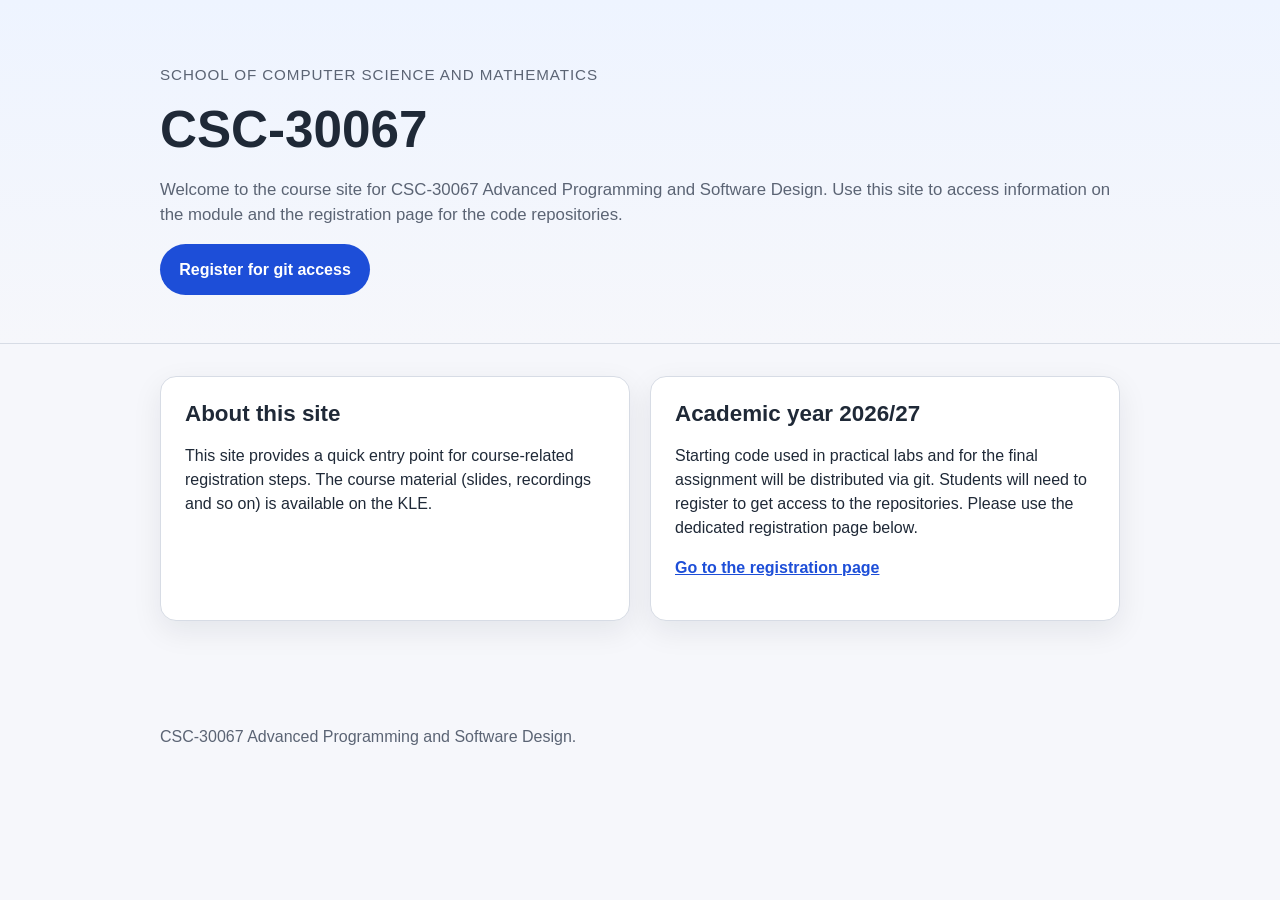
<file: index.html>
<!DOCTYPE html>
<html lang="en">
<head>
  <meta charset="utf-8">
  <meta name="viewport" content="width=device-width, initial-scale=1">
  <title>CSC-30067 - Advanced Programming and Software Design</title>
  <meta name="description" content="CSC-30067 course information pages.">
  <link rel="stylesheet" href="styles.css">
</head>
<body>
  <a class="skip-link" href="#main">Skip to content</a>

  <header class="site-header">
    <div class="container">
      <p class="eyebrow">School of Computer Science and Mathematics</p>
      <h1>CSC-30067</h1>
      <p class="lead">
        Welcome to the course site for CSC-30067 Advanced Programming and Software Design. 
        Use this site to access information on the module and the registration page for the 
        code repositories.
      </p>
      <nav class="hero-actions" aria-label="Primary">
        <a class="button button-primary" href="register-2026-27/">Register for git access</a>
      </nav>
    </div>
  </header>

  <main id="main">
    <section class="section">
      <div class="container grid-two">
        <article class="card">
          <h2>About this site</h2>
          <p>
            This site provides a quick entry point for course-related registration
            steps. The course material (slides, recordings and so on) is available
            on the KLE.
          </p>
        </article>

        <article class="card">
          <h2>Academic year 2026/27</h2>
          <p>
            Starting code used in practical labs and for the final assignment will be distributed via git. 
            Students will need  to register to get access to the repositories. 
            Please use the dedicated registration page below.
          </p>
          <p>
            <a class="text-link" href="register-2026-27/">Go to the registration page</a>
          </p>
        </article>
      </div>
    </section>
  </main>

  <footer class="site-footer">
    <div class="container">
      <p>CSC-30067 Advanced Programming and Software Design.</p>
    </div>
  </footer>
</body>
</html>
</file>
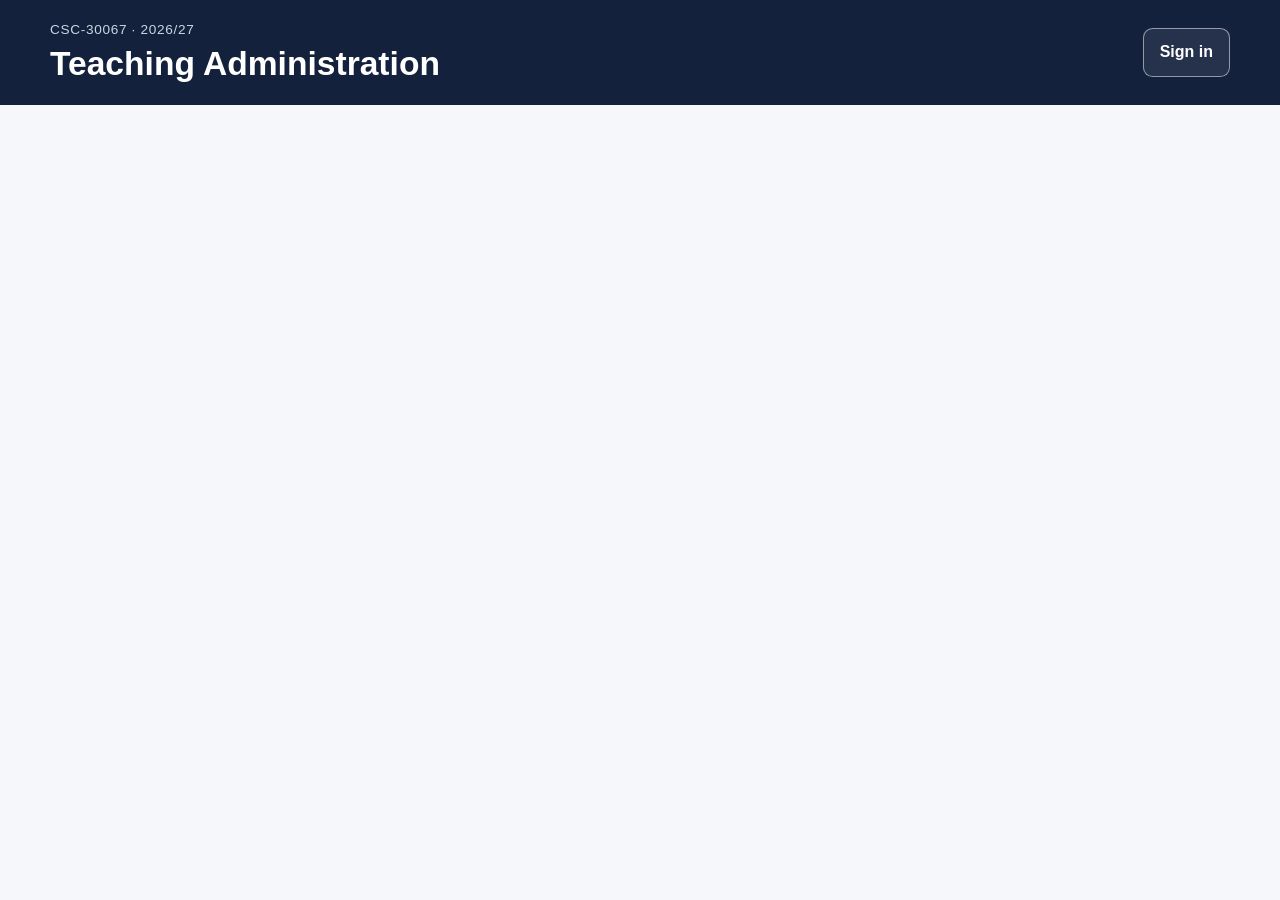
<file: admin/index.html>
<!doctype html>
<html lang="en">

<head>
  <meta charset="utf-8">
  <meta name="viewport" content="width=device-width, initial-scale=1">
  <title>CSC-30067 Teaching Administration</title>
  <link rel="stylesheet" href="styles.css">
</head>

<body>
  <header class="admin-header">
    <div class="container header-content">
      <div>
        <p class="eyebrow">CSC-30067 · 2026/27</p>
        <h1>Teaching Administration</h1>
      </div>
      <button id="signInButton" class="button button-header" type="button">
        Sign in
      </button>
    </div>
  </header>

  <main class="container admin-main">
    <div id="dashboard" class="dashboard" hidden>
      <div class="dashboard-column">
        <section class="card dashboard-panel">
          <h2>Registered students</h2>
          <p class="panel-description">Students currently registered.</p>
          <div id="registeredList" class="record-list">
            <div class="empty">Loading…</div>
          </div>
        </section>

        <section class="card dashboard-panel">
          <h2>Registration history</h2>
          <p class="panel-description">Completed registration processing.</p>
          <div id="historyList" class="record-list">
            <div class="empty">Loading…</div>
          </div>
        </section>

        <section class="card dashboard-panel">
          <h2>Rejected registrations</h2>
          <p class="panel-description">Registrations rejected during processing.</p>
          <div id="rejectedList" class="record-list">
            <div class="empty">Loading…</div>
          </div>
        </section>
      </div>

      <div class="dashboard-column">
        <section class="card dashboard-panel pending-panel">
          <h2>Pending registrations</h2>
          <p class="panel-description">Select registrations to process individually.</p>

          <div class="dashboard-toolbar">
            <label class="select-all-label">
              <input id="selectAllPending" type="checkbox">
              Select all
            </label>
            <button id="refreshButton" class="button button-secondary" type="button">
              Refresh
            </button>
            <button id="processButton" class="button" type="button" disabled>
              Process selected
            </button>
          </div>

          <div id="pendingList" class="record-list pending-list">
            <div class="empty">Loading…</div>
          </div>
          <div id="pendingWaitMessage" class="pending-wait-message" hidden></div>
        </section>
      </div>

      <div id="dashboardResult" class="dashboard-result" role="status" aria-live="polite" hidden></div>
    </div>
  </main>

  <div id="signInModal" class="modal-backdrop" hidden>
    <form id="signInForm" class="modal" novalidate>
      <h2>Administrator sign in</h2>
      <p>Enter the administrator password to continue.</p>

      <label for="password">Password</label>
      <input id="password" type="password" autocomplete="current-password" required>

      <div class="modal-actions">
        <button id="cancelSignIn" class="button button-secondary" type="button">
          Cancel
        </button>
        <button id="submitSignIn" class="button" type="submit">
          Sign in
        </button>
      </div>

      <div id="signInResult" class="status-box" role="status" aria-live="polite" hidden></div>
    </form>
  </div>

  <script>
    const WORKER_URL =
      "https://module-registration-relay.marco-ortolani.workers.dev";

    let sessionToken = null;

    const signInButton = document.getElementById("signInButton");
    const signInModal = document.getElementById("signInModal");
    const signInForm = document.getElementById("signInForm");
    const cancelSignIn = document.getElementById("cancelSignIn");
    const submitSignIn = document.getElementById("submitSignIn");
    const passwordInput = document.getElementById("password");
    const signInResult = document.getElementById("signInResult");
    const dashboard = document.getElementById("dashboard");
    const registeredList = document.getElementById("registeredList");
    const historyList = document.getElementById("historyList");
    const rejectedList = document.getElementById("rejectedList");
    const pendingList = document.getElementById("pendingList");
    const pendingWaitMessage =
      document.getElementById("pendingWaitMessage");
    const dashboardResult = document.getElementById("dashboardResult");
    const selectAll = document.getElementById("selectAllPending");
    const refreshButton = document.getElementById("refreshButton");
    const processButton = document.getElementById("processButton");
    const WORKFLOW_WAIT_MS = 10000;
    const FINAL_REFRESH_WAIT_MS = 5000;


    function formatUkDateTime(value) {
      if (!value) return "";

      const date = new Date(value);
      if (Number.isNaN(date.getTime())) return value;

      return new Intl.DateTimeFormat("en-GB", {
        timeZone: "Europe/London",
        day: "2-digit",
        month: "2-digit",
        year: "numeric",
        hour: "2-digit",
        minute: "2-digit",
        second: "2-digit",
        hour12: false
      }).format(date);
    }

    function showStatus(element, message, kind = "") {
      element.textContent = message;
      element.className = kind ? `status-box ${kind}` : "status-box";
      element.hidden = false;
    }

    function hideStatus(element) {
      element.hidden = true;
      element.textContent = "";
    }

    function escapeHtml(value) {
      const entities = {
        "&": "&amp;",
        "<": "&lt;",
        ">": "&gt;",
        '"': "&quot;",
        "'": "&#39;"
      };

      return String(value).replace(
        /[&<>"']/g,
        (character) => entities[character]
      );
    }

    function checkboxes() {
      return [...document.querySelectorAll(".pending-checkbox")];
    }

    function updateSelection() {
      const boxes = checkboxes();
      const selected = boxes.filter((box) => box.checked).length;

      selectAll.checked = boxes.length > 0 && selected === boxes.length;
      selectAll.indeterminate = selected > 0 && selected < boxes.length;
      processButton.disabled = selected === 0;
    }

    function renderSimpleList(element, rows, renderer) {
      if (!rows.length) {
        element.innerHTML = '<div class="empty">No records.</div>';
        return;
      }

      element.innerHTML = rows.map(renderer).join("");
    }

    function renderRegistered(rows) {
      renderSimpleList(registeredList, rows, (row) => `
        <div class="record-row">
          <strong>
            ${escapeHtml(row.student_id)} ·
            ${escapeHtml(row.github_username)}
          </strong>
          <span class="meta">
            GitHub ID ${escapeHtml(row.github_id)}
          </span>
        </div>
      `);
    }

    function renderHistory(rows) {
      renderSimpleList(historyList, rows, (row) => `
        <div class="record-row">
          <strong>
            ${escapeHtml(row.student_id)} ·
            ${escapeHtml(row.github_username)}
          </strong>
          <span class="meta">
            ${escapeHtml(formatUkDateTime(row.timestamp_utc))}
          </span>
        </div>
      `);
    }

    function renderRejected(rows) {
      renderSimpleList(rejectedList, rows, (row) => `
        <div class="record-row">
          <strong>
            ${escapeHtml(row.student_id)} ·
            ${escapeHtml(row.github_username)}
          </strong>
          <span class="meta">
            GitHub ID ${escapeHtml(row.github_id)} ·
            ${escapeHtml(row.motivation)}<br>
            ${escapeHtml(formatUkDateTime(row.timestamp_utc))}
          </span>
        </div>
      `);
    }

    function renderPending(rows) {
      pendingList._rows = rows;

      if (!rows.length) {
        pendingList.innerHTML =
          '<div class="empty">No pending registrations.</div>';
        updateSelection();
        return;
      }

      pendingList.innerHTML = rows.map((row, index) => `
        <label class="pending-row">
          <input
            class="pending-checkbox"
            type="checkbox"
            data-index="${index}"
          >
          <span>
            <strong>
              ${escapeHtml(row.student_id)} ·
              ${escapeHtml(row.github_username)}
            </strong>
            <span class="meta">
              GitHub ID ${escapeHtml(row.github_id)} ·
              ${escapeHtml(formatUkDateTime(row.timestamp_utc))}
            </span>
          </span>
          <span class="status pending" data-status="${index}">
            Pending
          </span>
        </label>
      `).join("");

      checkboxes().forEach((checkbox) => {
        checkbox.addEventListener("change", updateSelection);
      });

      updateSelection();
    }

    async function authenticatedFetch(path, options = {}) {
      const headers = new Headers(options.headers || {});
      headers.set("Authorization", `Bearer ${sessionToken}`);

      return fetch(`${WORKER_URL}${path}`, {
        ...options,
        headers
      });
    }

    async function loadPanel(path, element, render) {
      element.innerHTML = '<div class="empty">Loading…</div>';

      const response = await authenticatedFetch(path);
      const data = await response.json();

      if (!response.ok) {
        throw new Error(`${path}: ${data.error || "request failed"}`);
      }

      render(data);
    }

    async function loadAllPanels() {
      hideStatus(dashboardResult);

      try {
        await Promise.all([
          loadPanel(
            "/admin/registered",
            registeredList,
            (data) => renderRegistered(data.registered || [])
          ),
          loadPanel(
            "/admin/history",
            historyList,
            (data) => renderHistory(data.history || [])
          ),
          loadPanel(
            "/admin/rejected",
            rejectedList,
            (data) => renderRejected(data.rejected || [])
          ),
          loadPanel(
            "/admin/pending",
            pendingList,
            (data) => renderPending(data.pending || [])
          )
        ]);
      } catch (error) {
        showStatus(
          dashboardResult,
          error.message || "Could not load dashboard data.",
          "status-error"
        );
      }
    }

    function openSignIn() {
      signInModal.hidden = false;
      passwordInput.value = "";
      hideStatus(signInResult);
      passwordInput.focus();
    }

    function closeSignIn() {
      signInModal.hidden = true;
    }

    function clearDashboard() {
      registeredList.replaceChildren();
      historyList.replaceChildren();
      rejectedList.replaceChildren();
      pendingList.replaceChildren();
      pendingList._rows = [];
      selectAll.checked = false;
      selectAll.indeterminate = false;
      processButton.disabled = true;
      hideStatus(dashboardResult);
    }

    function signOut() {
      sessionToken = null;
      dashboard.hidden = true;
      signInButton.textContent = "Sign in";
      signInButton.onclick = openSignIn;
      clearDashboard();
    }

    signInButton.addEventListener("click", () => {
      if (sessionToken) {
        signOut();
      } else {
        openSignIn();
      }
    });

    cancelSignIn.addEventListener("click", closeSignIn);

    signInModal.addEventListener("click", (event) => {
      if (event.target === signInModal) closeSignIn();
    });

    signInForm.addEventListener("submit", async (event) => {
      event.preventDefault();
      submitSignIn.disabled = true;
      showStatus(signInResult, "Signing in…");

      try {
        const response = await fetch(`${WORKER_URL}/admin/login`, {
          method: "POST",
          headers: { "Content-Type": "application/json" },
          body: JSON.stringify({ password: passwordInput.value })
        });

        const data = await response.json();

        if (!response.ok || !data.token) {
          throw new Error(data.error || "Sign-in failed.");
        }

        sessionToken = data.token;
        closeSignIn();
        dashboard.hidden = false;
        signInButton.textContent = "Sign out";
        await loadAllPanels();
      } catch (error) {
        showStatus(
          signInResult,
          error.message || "Sign-in failed.",
          "status-error"
        );
      } finally {
        submitSignIn.disabled = false;
      }
    });

    selectAll.addEventListener("change", () => {
      checkboxes().forEach((checkbox) => {
        checkbox.checked = selectAll.checked;
      });
      updateSelection();
    });

    refreshButton.addEventListener("click", loadAllPanels);

    // async function waitForProcessedRows(processedRows) {
    //   const processedKeys = new Set(
    //     processedRows.map((row) =>
    //       [
    //         row.timestamp_utc,
    //         row.student_id,
    //         row.github_username,
    //         row.github_id
    //       ].join("|")
    //     )
    //   );

    //   const maxAttempts = 12;
    //   const delayMs = 5000;

    //   for (let attempt = 0; attempt < maxAttempts; attempt += 1) {
    //     await new Promise((resolve) => setTimeout(resolve, delayMs));
    //     await loadAllPanels();

    //     const currentRows = pendingList._rows || [];

    //     const remaining = currentRows.filter((row) =>
    //       processedKeys.has(
    //         [
    //           row.timestamp_utc,
    //           row.student_id,
    //           row.github_username,
    //           row.github_id
    //         ].join("|")
    //       )
    //     );

    //     if (!remaining.length) {
    //       return true;
    //     }
    //   }

    //   return false;
    // }

    function wait(milliseconds) {
      return new Promise((resolve) => {
        setTimeout(resolve, milliseconds);
      });
    }

    function formatWaitSeconds(milliseconds) {
      return Math.ceil(milliseconds / 1000);
    }

    function showPendingWaitMessage(selectedCount) {
      const estimatedMilliseconds =
        selectedCount * WORKFLOW_WAIT_MS + FINAL_REFRESH_WAIT_MS;

      const estimatedSeconds =
        formatWaitSeconds(estimatedMilliseconds);

      pendingWaitMessage.textContent =
        `Please wait. Processing ${selectedCount} selected ` +
        `registration${selectedCount === 1 ? "" : "s"} will take ` +
        `approximately ${estimatedSeconds} seconds.`;

      pendingWaitMessage.hidden = false;
    }

    function hidePendingWaitMessage() {
      pendingWaitMessage.hidden = true;
      pendingWaitMessage.textContent = "";
    }

    processButton.addEventListener("click", async () => {
      const rows = pendingList._rows || [];
      const selectedIndexes = checkboxes()
        .map((checkbox, index) => (checkbox.checked ? index : -1))
        .filter((index) => index >= 0);

      if (!selectedIndexes.length) return;

      showPendingWaitMessage(selectedIndexes.length);

      const selectedRows = selectedIndexes
        .map((index) => rows[index])
        .filter(Boolean);

      processButton.disabled = true;
      refreshButton.disabled = true;
      selectAll.disabled = true;
      checkboxes().forEach((checkbox) => {
        checkbox.disabled = true;
      });
      pendingList.classList.add("is-processing");


      try {
        for (const index of selectedIndexes) {
          const row = rows[index];
          const status = document.querySelector(
            `[data-status="${index}"]`
          );

          status.className = "status submitted";
          status.textContent = "Processing…";

          try {
            const response = await authenticatedFetch("/admin/process", {
              method: "POST",
              headers: { "Content-Type": "application/json" },
              body: JSON.stringify({
                timestamp_utc: row.timestamp_utc,
                student_id: row.student_id,
                github_username: row.github_username,
                github_id: row.github_id
              })
            });

            const data = await response.json();

            if (!response.ok) {
              throw new Error(data.error || "Processing failed");
            }

            status.className = "status submitted";
            status.textContent = "Submitted";

            await wait(WORKFLOW_WAIT_MS);
          } catch (error) {
            status.className = "status error";
            status.textContent = error.message || "Failed";
          }
        }
      } finally {
        showStatus(
          dashboardResult,
          "Processing submitted. Waiting for GitHub Actions to finish…"
        );

        await wait(FINAL_REFRESH_WAIT_MS);
        await loadAllPanels();

        refreshButton.disabled = false;
        selectAll.disabled = false;

        checkboxes().forEach((checkbox) => {
          checkbox.disabled = false;
        });
        pendingList.classList.remove("is-processing");

        hidePendingWaitMessage();

        showStatus(
          dashboardResult,
          "Processing complete. The dashboard has been refreshed.",
          "status-success"
        );

        updateSelection();
      }
    });
  </script>
</body>

</html>
</file>
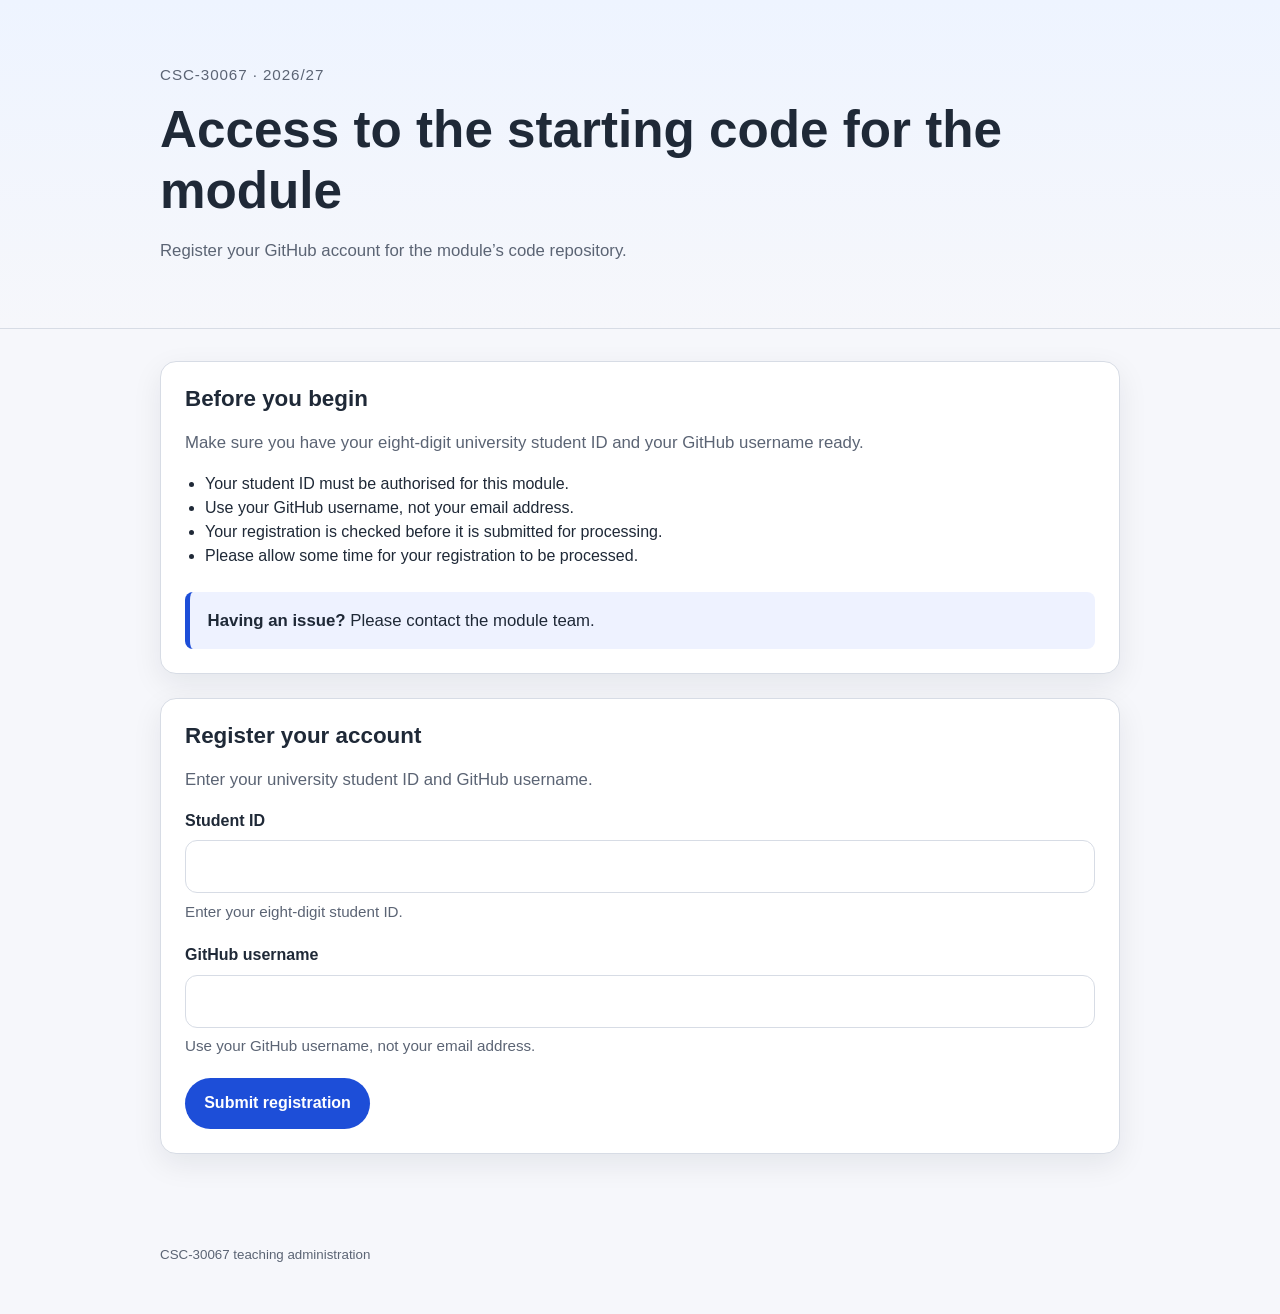
<file: register-2026-27/index.html>
<!doctype html>
<html lang="en">

<head>
  <meta charset="utf-8">
  <meta name="viewport" content="width=device-width, initial-scale=1">
  <title>CSC-30067 Registration</title>
  <link rel="stylesheet" href="../styles.css">
</head>

<body>
  <a class="skip-link" href="#main-content">Skip to content</a>

  <header class="site-header">
    <div class="container">
      <p class="eyebrow">CSC-30067 · 2026/27</p>
      <h1>Access to the starting code for the module</h1>
      <p class="lead">Register your GitHub account for the module’s code repository.</p>
    </div>
  </header>

  <main id="main-content" class="container section">
    <section class="card before-you-begin" aria-labelledby="before-title">
      <h2 id="before-title">Before you begin</h2>
      <p class="lead">Make sure you have your eight-digit university student ID and your GitHub username ready.</p>
      <ul>
        <li>Your student ID must be authorised for this module.</li>
        <li>Use your GitHub username, not your email address.</li>
        <li>Your registration is checked before it is submitted for processing.</li>
        <li>Please allow some time for your registration to be processed.</li>
      </ul>
      <p class="contact-notice">
        <strong>Having an issue?</strong> Please contact the module team.
      </p>
    </section>

    <section class="card form-card" aria-labelledby="registration-title">
      <h2 id="registration-title">Register your account</h2>
      <p class="lead">Enter your university student ID and GitHub username.</p>

      <form id="registrationForm">
        <div class="form-group">
          <label for="studentId">Student ID</label>
          <input id="studentId" name="student_id" inputmode="numeric" autocomplete="off" pattern="[0-9]{8}"
            maxlength="8" required>
          <p class="field-help">Enter your eight-digit student ID.</p>
        </div>

        <div class="form-group">
          <label for="githubUsername">GitHub username</label>
          <input id="githubUsername" name="github_username" autocomplete="username" maxlength="39" required>
          <p class="field-help">Use your GitHub username, not your email address.</p>
        </div>

        <button id="submitButton" class="button button-primary" type="submit">Submit registration</button>
      </form>

      <div id="registrationStatus" class="status-box" role="status" aria-live="polite" hidden></div>
    </section>
  </main>

  <footer class="site-footer">
    <div class="container"><small>CSC-30067 teaching administration</small></div>
  </footer>

  <script>
    const WORKER_URL = "https://module-registration-relay.marco-ortolani.workers.dev";
    const form = document.getElementById("registrationForm");
    const submitButton = document.getElementById("submitButton");
    const status = document.getElementById("registrationStatus");

    const errorMessages = {
      "invalid-student-id":
        "Please enter your eight-digit student ID.",

      "invalid-github-username":
        "Please enter a valid GitHub username.",

      "not-allowed":
        "That student ID is not authorised for this module. Please check it or contact the module team.",

      "already-registered":
        "This student ID has already been registered.",

      "github-account-already-registered":
        "This GitHub account has already been registered. Please use a different GitHub account.",

      "already-pending":
        "This student ID has already been submitted and is awaiting processing. Please do not submit it again.",

      "github-username-not-found":
        "We could not find that GitHub username. Please check the spelling and try again.",

      "backend-validation-unavailable":
        "The registration service is temporarily unavailable. Please try again later.",

      "github-validation-unavailable":
        "GitHub could not be checked at the moment. Please try again later.",

      "github-dispatch-failed":
        "Your registration could not be submitted right now. Please try again later."
    };

    function showStatus(message, kind) {
      status.hidden = false;
      status.className = `status-box ${kind}`;
      status.textContent = message;
    }

    form.addEventListener("submit", async (event) => {
      event.preventDefault();
      const studentId = document.getElementById("studentId").value.trim();
      const githubUsername = document.getElementById("githubUsername").value.trim();

      if (!/^[0-9]{8}$/.test(studentId)) {
        showStatus("Enter an eight-digit student ID.", "status-error");
        return;
      }
      if (!/^[A-Za-z0-9-]{1,39}$/.test(githubUsername)) {
        showStatus("Enter a valid GitHub username.", "status-error");
        return;
      }

      submitButton.disabled = true;
      showStatus("Submitting registration…", "status-info");

      try {
        const response = await fetch(WORKER_URL, {
          method: "POST",
          headers: { "Content-Type": "application/json" },
          body: JSON.stringify({ student_id: studentId, github_username: githubUsername })
        });
        const data = await response.json();
        if (!response.ok || data.ok === false) {
          throw new Error(
            errorMessages[data.error] ||
            "The registration request could not be submitted."
          );
        }
        showStatus("Your registration has been submitted successfully, and is now under review. It may take up to 24 hours for your registration to be processed.", "status-success");
        form.reset();
      } catch (error) {
        showStatus(error.message || "Registration could not be submitted.", "status-error");
      } finally {
        submitButton.disabled = false;
      }
    });
  </script>
</body>

</html>
</file>
<file: styles.css>
/* Public registration page styles */

:root {
  --bg: #f6f7fb;
  --surface: #ffffff;
  --surface-alt: #eef2ff;
  --text: #1f2937;
  --muted: #5b6474;
  --border: #d7dce5;
  --primary: #1d4ed8;
  --primary-hover: #1e40af;
  --success-bg: #eefbf3;
  --success-border: #b7e4c7;
  --error-bg: #fff1f2;
  --error-border: #fecdd3;
  --shadow: 0 10px 30px rgba(15, 23, 42, 0.08);
  --radius: 16px;
  --container: 960px;
  --container-narrow: 720px;
}

*,
*::before,
*::after {
  box-sizing: border-box;
}

[hidden] {
  display: none !important;
}

html {
  font-family: Arial, sans-serif;
  color: var(--text);
  background: var(--bg);
  line-height: 1.5;
}

body {
  margin: 0;
}

a {
  color: var(--primary);
}

a:hover,
a:focus-visible {
  color: var(--primary-hover);
}

.skip-link {
  position: absolute;
  left: -9999px;
  top: auto;
}

.skip-link:focus {
  left: 1rem;
  top: 1rem;
  z-index: 1000;
  padding: 0.75rem 1rem;
  border: 2px solid var(--primary);
  border-radius: 0.5rem;
  background: #ffffff;
}

.container {
  width: min(var(--container), calc(100% - 2rem));
  margin: 0 auto;
}

.container.narrow,
.narrow {
  width: min(var(--container-narrow), calc(100% - 2rem));
  margin: 0 auto;
}

.site-header {
  padding: 4rem 0 3rem;
  background: linear-gradient(180deg, #eef4ff 0%, var(--bg) 100%);
  border-bottom: 1px solid var(--border);
}

.site-header-compact {
  padding-top: 3rem;
  padding-bottom: 2rem;
}

.eyebrow {
  margin: 0 0 0.75rem;
  color: var(--muted);
  font-size: 0.95rem;
  letter-spacing: 0.06em;
  text-transform: uppercase;
}

h1,
h2 {
  margin-top: 0;
  line-height: 1.2;
}

h1 {
  margin-bottom: 1rem;
  font-size: clamp(2rem, 4vw, 3.5rem);
}

h2 {
  margin-bottom: 0.75rem;
  font-size: 1.4rem;
}

.lead {
  color: var(--muted);
  font-size: 1.05rem;
}

.section {
  padding: 2rem 0 4rem;
}

.grid-two {
  display: grid;
  gap: 1.25rem;
}

@media (min-width: 760px) {
  .grid-two {
    grid-template-columns: 1fr 1fr;
  }
}

.card {
  width: 100%;
  padding: 1.5rem;
  background: var(--surface);
  border: 1px solid var(--border);
  border-radius: var(--radius);
  box-shadow: var(--shadow);
}

.before-you-begin {
  margin-bottom: 1.5rem;
}

.before-you-begin ul,
.checklist {
  margin: 1rem 0 0;
  padding-left: 1.25rem;
}

.contact-notice {
  margin: 1.5rem 0 0;
  padding: 1rem 1.1rem;
  border-left: 5px solid var(--primary);
  border-radius: 0.5rem;
  background: var(--surface-alt);
  font-size: 1.05rem;
}

.form-card {
  width: 100%;
  margin-top: 1.25rem;
}

.form-group {
  margin-bottom: 1.25rem;
}

label {
  display: block;
  margin-bottom: 0.45rem;
  font-weight: 600;
}

input,
button {
  font: inherit;
}

input {
  width: 100%;
  padding: 0.85rem 0.95rem;
  border: 1px solid var(--border);
  border-radius: 0.75rem;
  color: var(--text);
  background: #ffffff;
}

input:focus-visible {
  outline: 3px solid rgba(29, 78, 216, 0.18);
  border-color: var(--primary);
}

.field-help {
  margin: 0.45rem 0 0;
  color: var(--muted);
  font-size: 0.95rem;
}

.button {
  display: inline-block;
  padding: 0.85rem 1.2rem;
  border: 0;
  border-radius: 999px;
  text-decoration: none;
  font-weight: 600;
  cursor: pointer;
}

.button-primary {
  background: var(--primary);
  color: #ffffff;
}

.button-primary:hover,
.button-primary:focus-visible {
  background: var(--primary-hover);
  color: #ffffff;
}

.text-link {
  font-weight: 600;
}

.breadcrumbs {
  margin-top: 1rem;
  color: var(--muted);
}

.breadcrumbs a {
  text-decoration: none;
}

button:disabled,
.button:disabled {
  cursor: not-allowed;
  opacity: 0.7;
}

.status-box {
  margin-top: 1.25rem;
  padding: 1rem 1.1rem;
  border: 1px solid var(--border);
  border-radius: 0.9rem;
}

.status-info {
  background: #eef4ff;
  border-color: #bfd3ff;
}

.status-success {
  background: var(--success-bg);
  border-color: var(--success-border);
}

.status-error {
  background: var(--error-bg);
  border-color: var(--error-border);
}

.site-footer {
  padding: 1.5rem 0 3rem;
  color: var(--muted);
}

@media (max-width: 600px) {
  .site-header {
    padding: 2.75rem 0 2.25rem;
  }

  .section {
    padding-top: 1.25rem;
  }

  .card {
    padding: 1.15rem;
  }
}
</file>
<file: admin/styles.css>
/* Shared site styles */
:root {
  --bg: #f6f7fb;
  --surface: #ffffff;
  --text: #1f2937;
  --muted: #5b6474;
  --border: #d7dce5;
  --primary: #1d4ed8;
  --primary-hover: #1e40af;
  --success-bg: #eefbf3;
  --success-border: #b7e4c7;
  --error-bg: #fff1f2;
  --error-border: #fecdd3;
  --error-text: #b42318;
  --shadow: 0 10px 30px rgba(15, 23, 42, 0.08);
  --radius: 16px;
  --container: 1180px;
}

*, *::before, *::after { box-sizing: border-box; }

[hidden] {
  display: none !important;
}


html {
  font-family: Arial, sans-serif;
  color: var(--text);
  background: var(--bg);
  line-height: 1.5;
}

body { margin: 0; }

button, input { font: inherit; }
button { cursor: pointer; }
button:disabled { opacity: 0.7; cursor: not-allowed; }

.container {
  width: min(var(--container), calc(100% - 2rem));
  margin: 0 auto;
}

.admin-header {
  padding: 1.25rem 0;
  background: #14213d;
  color: #fff;
}

.header-content {
  display: flex;
  align-items: center;
  justify-content: space-between;
  gap: 1rem;
}

.eyebrow {
  margin: 0 0 0.25rem;
  color: #cbd5e1;
  font-size: 0.85rem;
  letter-spacing: 0.05em;
  text-transform: uppercase;
}

h1, h2 { line-height: 1.2; margin-top: 0; }
h1 { margin-bottom: 0; font-size: clamp(1.5rem, 3vw, 2.1rem); }
h2 { margin-bottom: 0.35rem; font-size: 1.25rem; }

.admin-main { padding-top: 1.5rem; padding-bottom: 3rem; }

.dashboard {
  display: grid;
  grid-template-columns: minmax(0, 1fr) minmax(0, 1fr);
  gap: 1.25rem;
  align-items: start;
}

.dashboard > .dashboard-result { grid-column: 1 / -1; }

.dashboard-column {
  display: flex;
  flex-direction: column;
  gap: 1.25rem;
  min-width: 0;
}

.card {
  min-width: 0;
  padding: 1.25rem;
  background: var(--surface);
  border: 1px solid var(--border);
  border-radius: var(--radius);
  box-shadow: var(--shadow);
}

.panel-description { margin: 0 0 1rem; color: var(--muted); }

.button {
  display: inline-block;
  padding: 0.7rem 1rem;
  border: 0;
  border-radius: 0.6rem;
  background: var(--primary);
  color: #fff;
  font-weight: 600;
}

.button:hover, .button:focus-visible { background: var(--primary-hover); }
.button-secondary { background: #475467; }
.button-secondary:hover, .button-secondary:focus-visible { background: #344054; }
.button-header { border: 1px solid #ffffff80; background: #ffffff14; }

.dashboard-toolbar {
  display: flex;
  flex-wrap: wrap;
  align-items: center;
  gap: 0.65rem;
  margin-bottom: 1rem;
}

.select-all-label { margin-right: auto; font-weight: 600; }

.record-list {
  height: 190px;
  overflow-y: auto;
  border: 1px solid var(--border);
  border-radius: 0.65rem;
  background: #fff;
}

.pending-list { height: 430px; }
.record-row { padding: 0.75rem 0.85rem; border-bottom: 1px solid var(--border); }
.record-row:last-child { border-bottom: 0; }
.record-row strong { display: block; }
.meta { color: var(--muted); font-size: 0.82rem; }
.empty { padding: 1rem; color: var(--muted); }

.pending-row {
  display: grid;
  grid-template-columns: 1.75rem minmax(0, 1fr) 6rem;
  gap: 0.5rem;
  align-items: center;
  padding: 0.75rem 0.65rem;
  border-bottom: 1px solid var(--border);
  cursor: pointer;
}

.pending-row:last-child { border-bottom: 0; }
.pending-row input { width: 1.05rem; height: 1.05rem; }
.status { font-size: 0.82rem; text-align: right; }
.status.pending { color: #b54708; }
.status.submitted { color: #067647; }
.status.error { color: var(--error-text); }

.dashboard-result {
  padding: 0.85rem 1rem;
  border: 1px solid var(--error-border);
  border-radius: 0.7rem;
  background: var(--error-bg);
  color: var(--error-text);
}

.status-box {
  margin-top: 1rem;
  padding: 0.85rem 1rem;
  border: 1px solid var(--success-border);
  border-radius: 0.7rem;
  background: var(--success-bg);
}

.status-box.status-error {
  border-color: var(--error-border);
  background: var(--error-bg);
  color: var(--error-text);
}

.pending-list.is-processing {
  opacity: 0.55;
  pointer-events: none;
}

.pending-wait-message {
  margin: 0 0 1rem;
  padding: 0.75rem 1rem;
  border: 1px solid #f2c94c;
  border-radius: 0.6rem;
  background: #fff8db;
  color: #6b5200;
  font-weight: 600;
}

.modal-backdrop {
  position: fixed;
  inset: 0;
  display: grid;
  place-items: center;
  padding: 1.25rem;
  background: rgba(16, 24, 40, 0.6);
  z-index: 10;
}

.modal-backdrop[hidden] {
  display: none !important;
}

.modal {
  width: min(25rem, 100%);
  padding: 1.5rem;
  background: #fff;
  border-radius: var(--radius);
  box-shadow: 0 1.5rem 4rem rgba(0, 0, 0, 0.28);
}

.modal p { margin: 0 0 1rem; color: var(--muted); }
.modal label { display: block; margin-bottom: 0.4rem; font-weight: 600; }
.modal input { width: 100%; padding: 0.75rem; border: 1px solid var(--border); border-radius: 0.6rem; }
.modal-actions { display: flex; justify-content: flex-end; gap: 0.65rem; margin-top: 1rem; }

@media (max-width: 760px) {
  .dashboard { grid-template-columns: 1fr; }
  .dashboard > .dashboard-result { grid-column: 1; }
  .pending-list { height: 320px; }
  .header-content { align-items: flex-start; }
}
</file>
